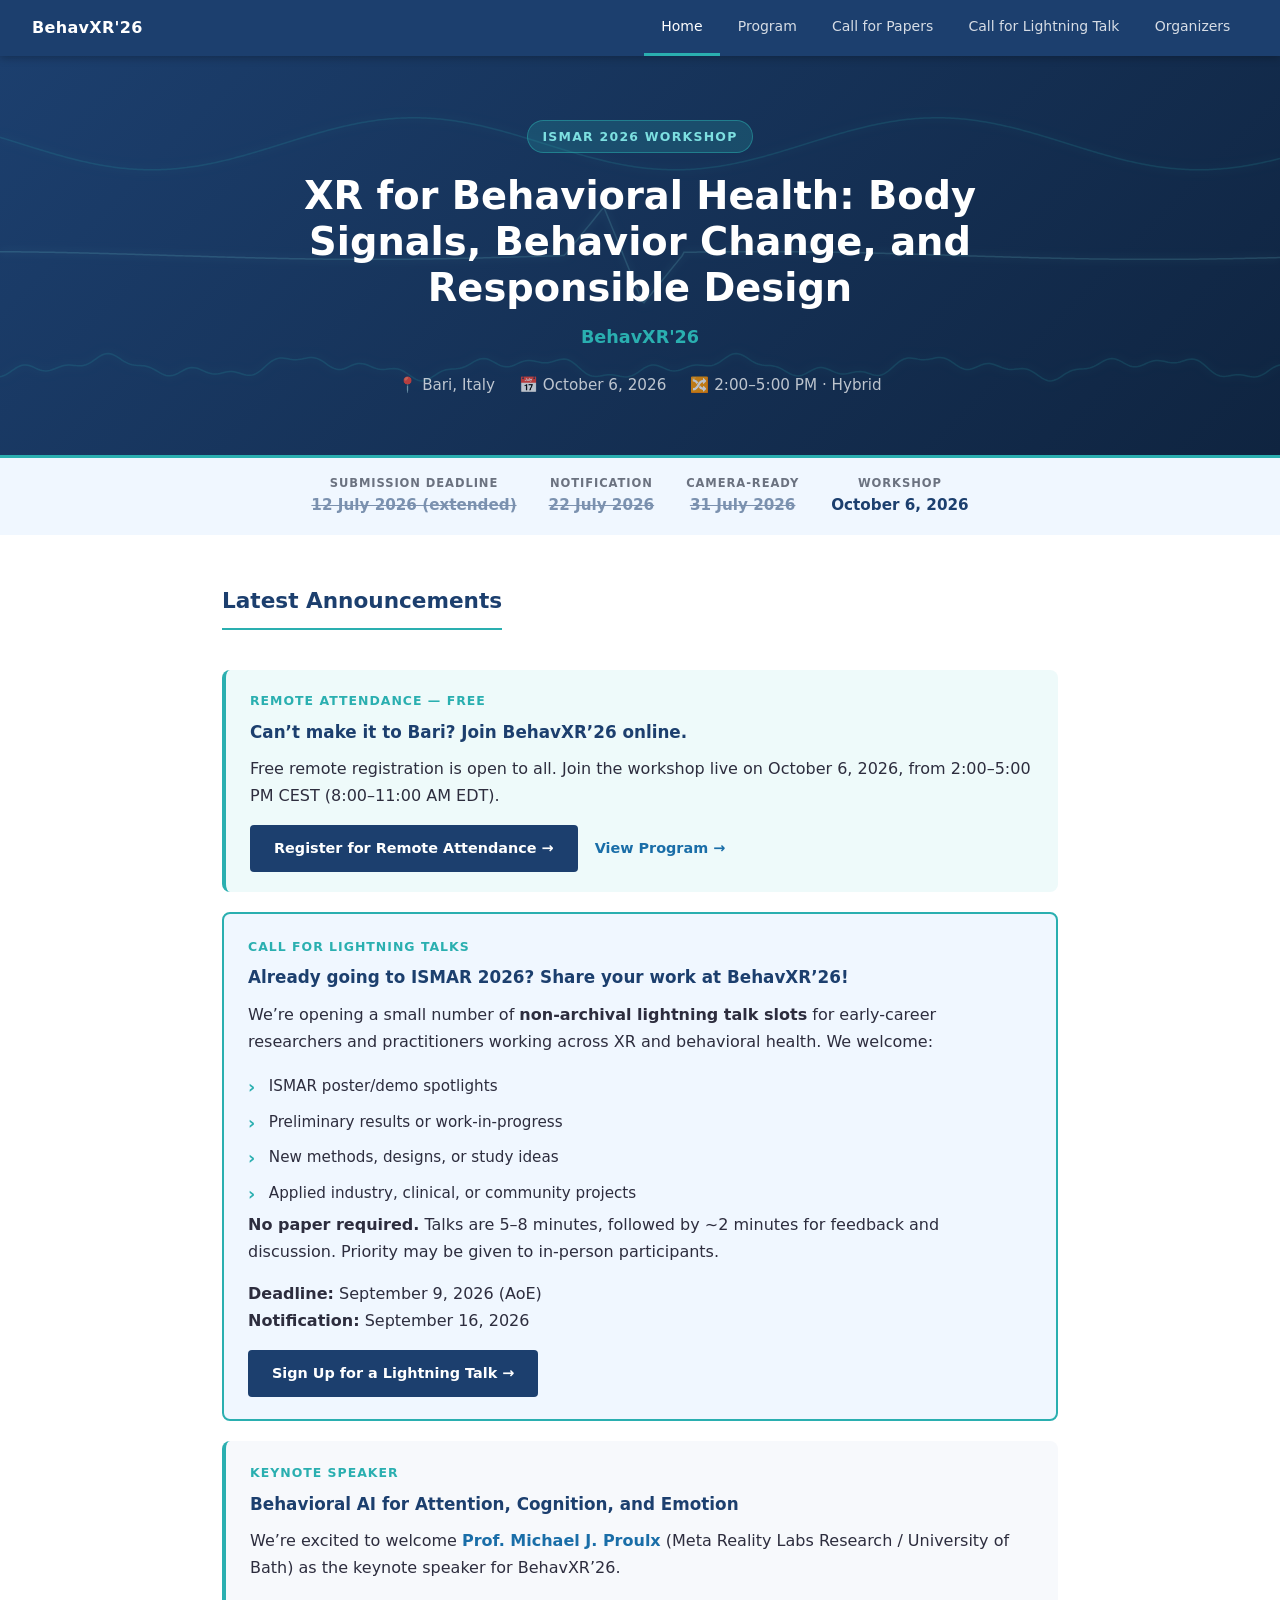
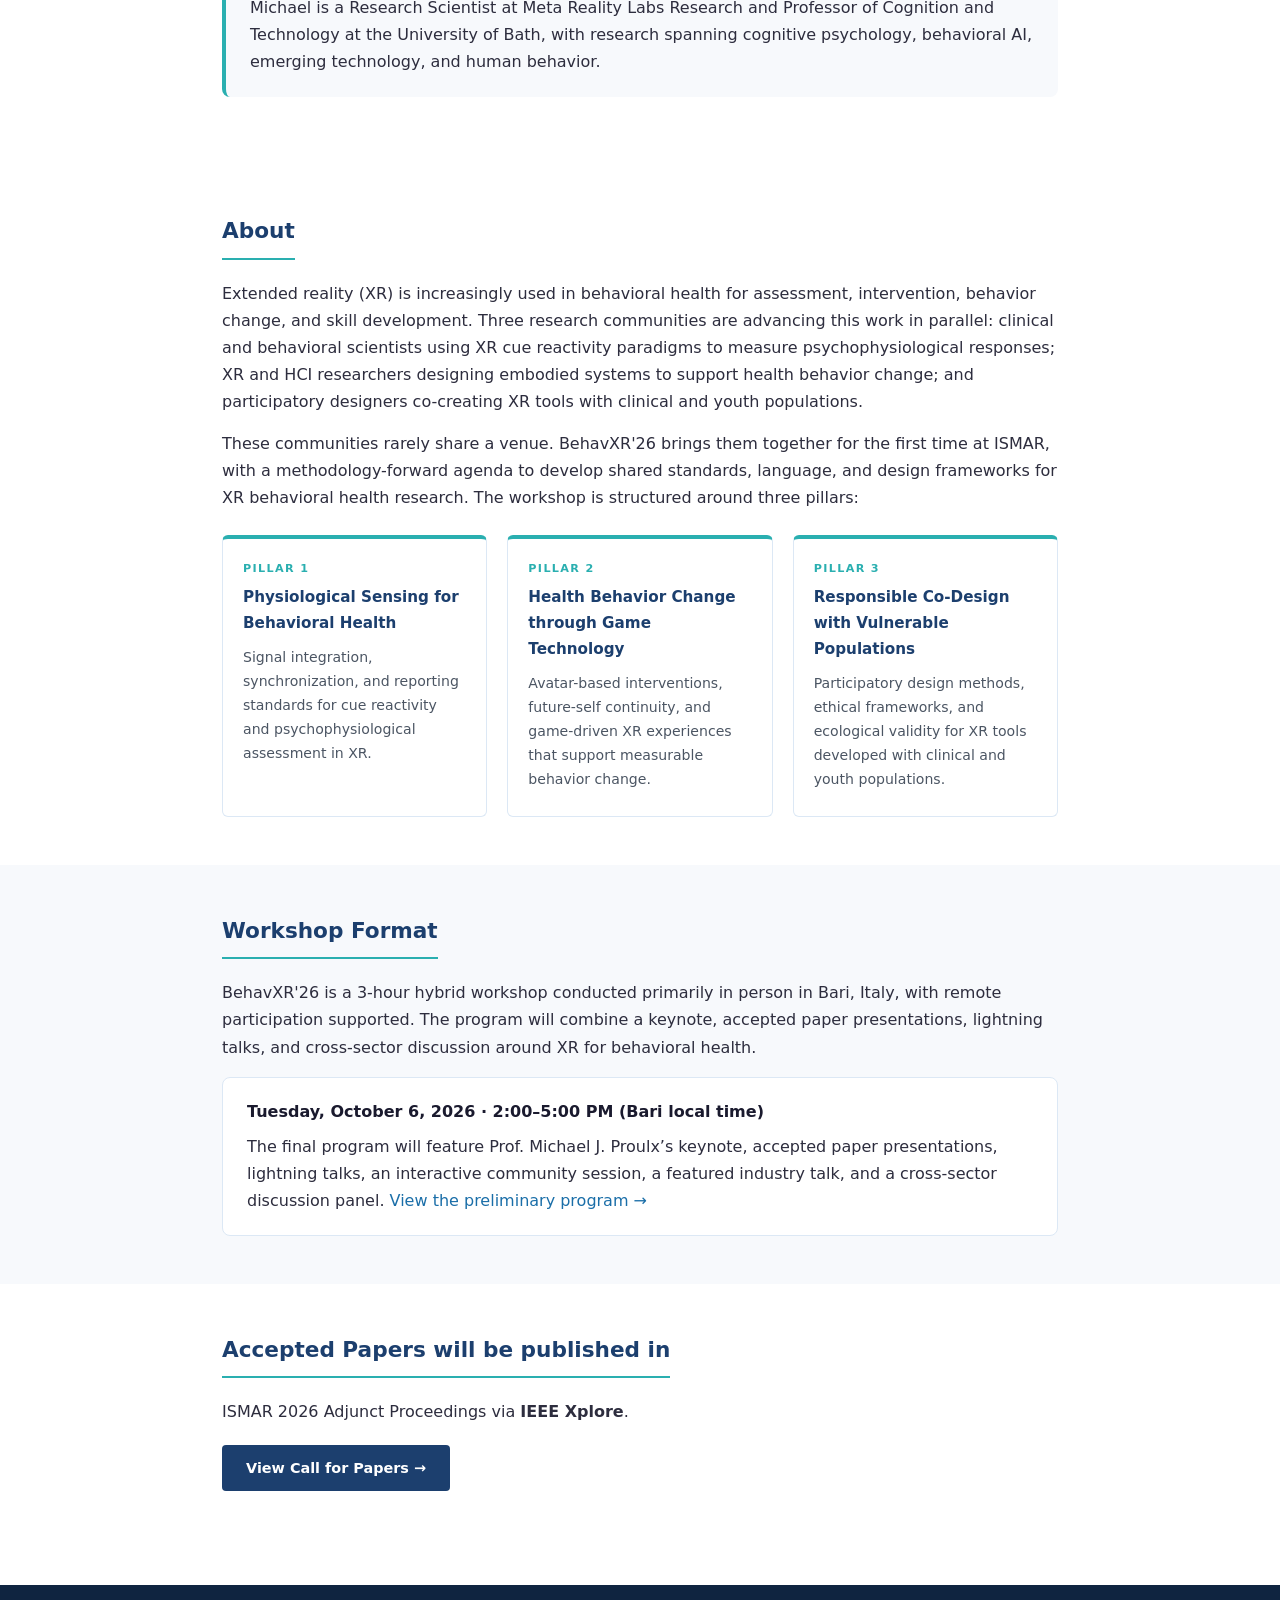
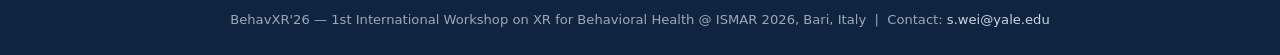
<file: index.html>
<!DOCTYPE html>
<html lang="en">
<head>
<meta charset="UTF-8">
<meta name="viewport" content="width=device-width, initial-scale=1.0">
<meta name="description" content="BehavXR'26: 1st International Workshop on XR for Behavioral Health at ISMAR 2026, Bari, Italy, October 6, 2026.">
<title>BehavXR'26 — XR for Behavioral Health @ ISMAR 2026</title>
<link rel="stylesheet" href="style.css">
</head>
<body>

<nav>
  <span class="nav-brand">BehavXR'26</span>
  <div class="nav-links">
    <a href="index.html" class="active">Home</a>
    <a href="agenda.html">Program</a>
    <a href="cfp.html">Call for Papers</a>
    <a href="lightning.html">Call for Lightning Talk</a>
    <a href="organizers.html">Organizers</a>
  </div>
</nav>

<div class="hero" style="position:relative; overflow:hidden;">
  <canvas id="sigCanvas" aria-hidden="true" style="
    position:absolute; top:0; left:0; width:100%; height:100%;
    pointer-events:none; opacity:0.18;
  "></canvas>

  <div style="position:relative; z-index:1;">
    <div class="tag">ISMAR 2026 Workshop</div>
    <h1>XR for Behavioral Health: Body Signals, Behavior Change, and Responsible Design</h1>
    <p class="acronym">BehavXR'26</p>
    <div class="meta">
      <span>Bari, Italy</span>
      <span>October 6, 2026</span>
      <span>2:00–5:00 PM · Hybrid</span>
    </div>
  </div>
</div>

<script>
(function () {
  const canvas = document.getElementById('sigCanvas');
  const ctx = canvas.getContext('2d');

  const channels = [
    { y: 0.22, amp: 26, freq: 0.012, speed: 0.18, color: '#2aafb0', type: 'sine'  },
    { y: 0.50, amp: 22, freq: 0.008, speed: 0.11, color: '#7de0e1', type: 'pulse' },
    { y: 0.78, amp: 14, freq: 0.030, speed: 0.30, color: '#2aafb0', type: 'eeg'   },
  ];

  let t = 0, W, H, raf;

  function resize() {
    W = canvas.offsetWidth; H = canvas.offsetHeight;
    canvas.width = W * devicePixelRatio; canvas.height = H * devicePixelRatio;
    ctx.scale(devicePixelRatio, devicePixelRatio);
  }

  function eegNoise(x, t) {
    return Math.sin(x * 0.03 + t) * 0.5
         + Math.sin(x * 0.07 - t * 1.3) * 0.3
         + Math.sin(x * 0.15 + t * 0.9) * 0.2;
  }

  function pulseShape(phase) {
    const p = ((phase % (Math.PI * 2)) + Math.PI * 2) % (Math.PI * 2);
    const norm = p / (Math.PI * 2);
    if (norm < 0.05) return norm / 0.05;
    if (norm < 0.10) return 1 - (norm - 0.05) / 0.05 * 2;
    if (norm < 0.15) return -1 + (norm - 0.10) / 0.05;
    return Math.sin(norm * Math.PI * 2) * 0.08;
  }

  function drawChannel(ch) {
    ctx.beginPath();
    ctx.strokeStyle = ch.color;
    ctx.lineWidth = 1.5;
    ctx.shadowColor = ch.color;
    ctx.shadowBlur = 8;
    const cy = H * ch.y;
    for (let x = 0; x <= W; x += 2) {
      const phase = x * ch.freq + t * ch.speed;
      let y;
      if (ch.type === 'sine')  y = cy - Math.sin(phase) * ch.amp;
      if (ch.type === 'pulse') y = cy - pulseShape(phase) * ch.amp * 2.2;
      if (ch.type === 'eeg')   y = cy - eegNoise(x, t * ch.speed) * ch.amp;
      x === 0 ? ctx.moveTo(x, y) : ctx.lineTo(x, y);
    }
    ctx.stroke();
    ctx.shadowBlur = 0;
  }

  function loop() {
    ctx.clearRect(0, 0, W, H);
    channels.forEach(drawChannel);
    t += 0.22;
    raf = requestAnimationFrame(loop);
  }

  resize();
  window.addEventListener('resize', () => { cancelAnimationFrame(raf); resize(); loop(); });

  if (window.matchMedia('(prefers-reduced-motion: reduce)').matches) {
    channels.forEach(drawChannel);
  } else {
    loop();
  }
})();
</script>

<div class="dates-banner">
  <div class="date-item">
    <div class="date-label">Submission Deadline</div>
    <div class="date-val" style="text-decoration:line-through; opacity:.55;">12 July 2026 (extended)</div>
  </div>
  <div class="date-item">
    <div class="date-label">Notification</div>
    <div class="date-val" style="text-decoration:line-through; opacity:.55;">22 July 2026</div>
  </div>
  <div class="date-item">
    <div class="date-label">Camera-Ready</div>
    <div class="date-val" style="text-decoration:line-through; opacity:.55;">31 July 2026</div>
  </div>
  <div class="date-item">
    <div class="date-label">Workshop</div>
    <div class="date-val">October 6, 2026</div>
  </div>
</div>

<!-- Latest Announcements -->
<div style="background:#fff;">
  <div class="container">
    <section>
      <h2>Latest Announcements</h2>

      <!-- Remote Attendance -->
      <div style="
        background:#eefafa;
        border-left:4px solid #2aafb0;
        border-radius:8px;
        padding:1.25rem 1.5rem;
        margin:1.25rem 0;
      ">
        <div style="
          font-size:.78rem;
          font-weight:700;
          text-transform:uppercase;
          letter-spacing:.08em;
          color:#2aafb0;
          margin-bottom:.4rem;
        ">
          Remote Attendance — Free
        </div>

        <h3 style="margin:.15rem 0 .55rem 0;">
          Can’t make it to Bari? Join BehavXR’26 online.
        </h3>

        <p style="margin:.35rem 0 1rem 0;">
          Free remote registration is open to all. Join the workshop live on October 6, 2026,
          from 2:00–5:00 PM CEST (8:00–11:00 AM EDT).
        </p>

        <a href="https://yale.zoom.us/webinar/register/WN_q4T2xck2SHWhhSfeyn9H1Q#/registration"
           target="_blank" rel="noopener noreferrer"
           style="display:inline-block; background:#1c3f6e; color:#fff; padding:.7rem 1.5rem; border-radius:4px; font-weight:700; font-size:.9rem; text-decoration:none;">
          Register for Remote Attendance &rarr;
        </a>

        <a href="agenda.html"
           style="display:inline-block; margin-left:.75rem; font-weight:600; font-size:.9rem;">
          View Program &rarr;
        </a>
      </div>

      <!-- Lightning Talks -->
      <div style="
        background:#f0f7ff;
        border:2px solid #2aafb0;
        border-radius:8px;
        padding:1.35rem 1.5rem;
        margin:1.25rem 0;
      ">
        <div style="
          font-size:.78rem;
          font-weight:700;
          text-transform:uppercase;
          letter-spacing:.08em;
          color:#2aafb0;
          margin-bottom:.4rem;
        ">
          Call for Lightning Talks
        </div>

        <h3 style="margin:.15rem 0 .55rem 0;">
          Already going to ISMAR 2026? Share your work at BehavXR’26!
        </h3>

        <p>
          We’re opening a small number of <strong>non-archival lightning talk slots</strong>
          for early-career researchers and practitioners working across XR and behavioral health.
          We welcome:
        </p>

        <ul>
          <li>ISMAR poster/demo spotlights</li>
          <li>Preliminary results or work-in-progress</li>
          <li>New methods, designs, or study ideas</li>
          <li>Applied industry, clinical, or community projects</li>
        </ul>

        <p>
          <strong>No paper required.</strong> Talks are 5–8 minutes, followed by ~2 minutes
          for feedback and discussion. Priority may be given to in-person participants.
        </p>

        <p style="margin-bottom:1rem;">
          <strong>Deadline:</strong> September 9, 2026 (AoE)<br>
          <strong>Notification:</strong> September 16, 2026
        </p>

        <a href="https://forms.gle/9YpKihz78PrEKKDbA"
           target="_blank"
           rel="noopener"
           style="
             display:inline-block;
             background:#1c3f6e;
             color:#fff;
             padding:.7rem 1.5rem;
             border-radius:4px;
             font-weight:700;
             font-size:.9rem;
             text-decoration:none;
           ">
          Sign Up for a Lightning Talk &rarr;
        </a>
      </div>



      <!-- Keynote -->
      <div style="
        background:#f7f9fc;
        border-left:4px solid #2aafb0;
        border-radius:8px;
        padding:1.35rem 1.5rem;
        margin:1rem 0 1.25rem 0;
      ">
        <div style="
          font-size:.78rem;
          font-weight:700;
          text-transform:uppercase;
          letter-spacing:.08em;
          color:#2aafb0;
          margin-bottom:.4rem;
        ">
          Keynote Speaker
        </div>

        <h3 style="margin:.15rem 0 .55rem 0;">
          Behavioral AI for Attention, Cognition, and Emotion
        </h3>

        <p style="margin-bottom:.75rem;">
          We’re excited to welcome
          <a href="https://www.linkedin.com/in/mjp2/" target="_blank" rel="noopener">
            <strong>Prof. Michael J. Proulx</strong>
          </a>
          (Meta Reality Labs Research / University of Bath) as the keynote speaker for BehavXR’26.
        </p>

        <p style="margin:0;">
          Michael is a Research Scientist at Meta Reality Labs Research and Professor of Cognition
          and Technology at the University of Bath, with research spanning cognitive psychology,
          behavioral AI, emerging technology, and human behavior.
        </p>
      </div>

    </section>
  </div>
</div>

<div style="background:#fff;">
<div class="container">
<section>
  <h2>About</h2>
  <p>
    Extended reality (XR) is increasingly used in behavioral health for assessment, intervention,
    behavior change, and skill development. Three research communities are advancing this work in
    parallel: clinical and behavioral scientists using XR cue reactivity paradigms to measure
    psychophysiological responses; XR and HCI researchers designing embodied systems to support
    health behavior change; and participatory designers co-creating XR tools with clinical and youth
    populations.
  </p>
  <p>
    These communities rarely share a venue. BehavXR'26 brings them together for the first time at
    ISMAR, with a methodology-forward agenda to develop shared standards, language, and design
    frameworks for XR behavioral health research. The workshop is structured around three pillars:
  </p>

  <div class="pillars">
    <div class="pillar">
      <div class="p-num">Pillar 1</div>
      <h3>Physiological Sensing for Behavioral Health</h3>
      <p>Signal integration, synchronization, and reporting standards for cue reactivity and psychophysiological assessment in XR.</p>
    </div>
    <div class="pillar">
      <div class="p-num">Pillar 2</div>
      <h3>Health Behavior Change through Game Technology</h3>
      <p>Avatar-based interventions, future-self continuity, and game-driven XR experiences that support measurable behavior change.</p>
    </div>
    <div class="pillar">
      <div class="p-num">Pillar 3</div>
      <h3>Responsible Co-Design with Vulnerable Populations</h3>
      <p>Participatory design methods, ethical frameworks, and ecological validity for XR tools developed with clinical and youth populations.</p>
    </div>
  </div>
</section>
</div>
</div>

<div style="background:#f7f9fc;">
<div class="container">
<section>
  <h2>Workshop Format</h2>
  <p>
    BehavXR'26 is a 3-hour hybrid workshop conducted primarily in person in Bari, Italy,
    with remote participation supported. The program will combine a keynote, accepted paper
    presentations, lightning talks, and cross-sector discussion around XR for behavioral health.
  </p>

  <div style="
    background:#fff;
    border:1px solid #dce8f5;
    border-radius:8px;
    padding:1.25rem 1.5rem;
    margin-top:1rem;
  ">
    <strong>Tuesday, October 6, 2026 · 2:00–5:00 PM (Bari local time)</strong>
    <p style="margin:.5rem 0 0 0;">
      The final program will feature Prof. Michael J. Proulx’s keynote, accepted paper presentations,
      lightning talks, an interactive community session, a featured industry talk, and a cross-sector discussion panel. <a href="agenda.html">View the preliminary program &rarr;</a>
    </p>
  </div>
</section>
</div>
</div>

<div style="background:#fff;">
<div class="container">
<section>
  <h2>Accepted Papers will be published in</h2>
  <p>ISMAR 2026 Adjunct Proceedings via <strong>IEEE Xplore</strong>.</p>
  <p style="margin-top:1.25rem;">
    <a href="cfp.html" style="
      display:inline-block; background:#1c3f6e; color:#fff;
      padding:.65rem 1.5rem; border-radius:4px; font-weight:600; font-size:.9rem;
    ">View Call for Papers &rarr;</a>
  </p>
</section>
</div>
</div>

<footer>
  BehavXR'26 &mdash; 1st International Workshop on XR for Behavioral Health @ ISMAR 2026, Bari, Italy &nbsp;|&nbsp;
  Contact: <a href="mailto:s.wei@yale.edu">s.wei@yale.edu</a>
</footer>

</body>
</html>
</file>
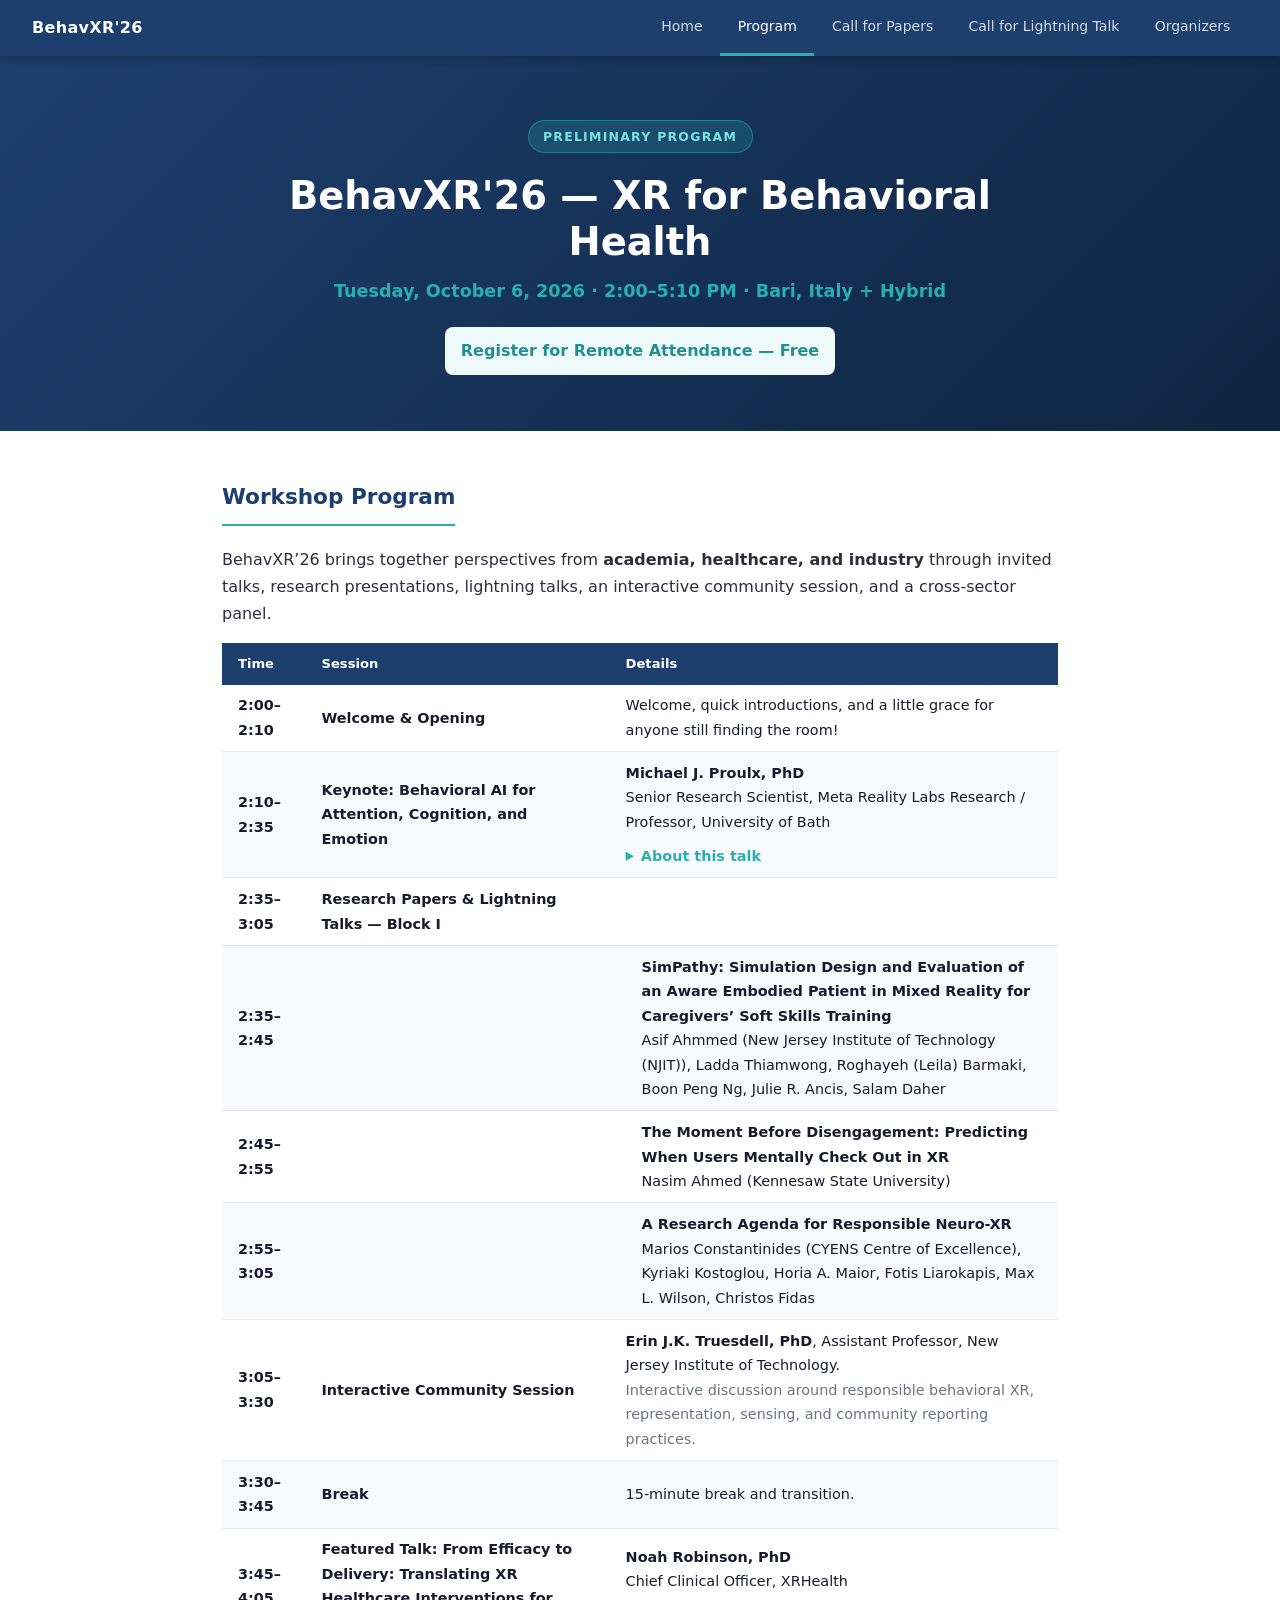
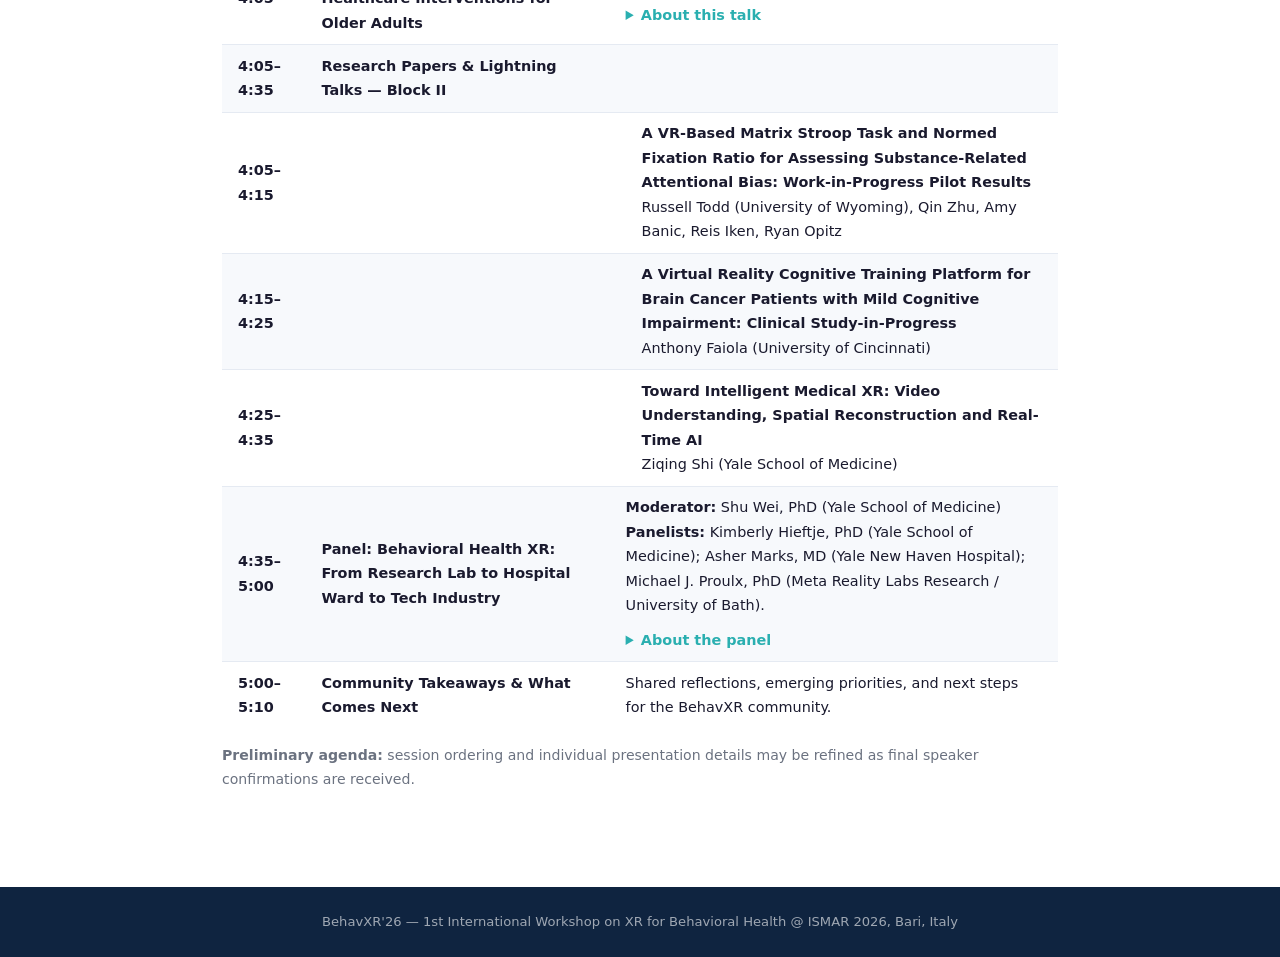
<file: agenda.html>
<!DOCTYPE html>
<html lang="en">
<head>
<meta charset="UTF-8">
<meta name="viewport" content="width=device-width, initial-scale=1.0">
<meta name="description" content="BehavXR'26 preliminary program — XR for Behavioral Health at IEEE ISMAR 2026.">
<title>Program — BehavXR'26 @ ISMAR 2026</title>
<link rel="stylesheet" href="style.css">
</head>
<body>
<nav>
    <span class="nav-brand">BehavXR'26</span>
    <div class="nav-links">
        <a href="index.html">Home</a>
        <a href="agenda.html" class="active">Program</a>
        <a href="cfp.html">Call for Papers</a>
        <a href="lightning.html">Call for Lightning Talk</a>
        <a href="organizers.html">Organizers</a>
    </div>
</nav>

<div class="hero">
  <div class="tag">Preliminary Program</div>
  <h1>BehavXR'26 — XR for Behavioral Health</h1>
  <p class="acronym">Tuesday, October 6, 2026 · 2:00–5:10 PM · Bari, Italy + Hybrid</p>

    <div style="margin-top:1.25rem;">
        <a href="https://yale.zoom.us/webinar/register/WN_q4T2xck2SHWhhSfeyn9H1Q#/registration"
           target="_blank"
           style="display:inline-block; padding:.65rem 1rem; border-radius:8px; background:#eefafa; color:#238f91; font-weight:600; text-decoration:none;">
            Register for Remote Attendance — Free
        </a>
    </div>
    
</div>
<div style="background:#fff;"><div class="container"><section>
<h2>Workshop Program</h2>
<p>BehavXR’26 brings together perspectives from <strong>academia, healthcare, and industry</strong> through invited talks, research presentations, lightning talks, an interactive community session, and a cross-sector panel.</p>
<table class="pc-table">
<thead><tr><th>Time</th><th>Session</th><th>Details</th></tr></thead>
<tbody>
<tr><td><strong>2:00–2:10</strong></td><td><strong>Welcome &amp; Opening </strong></td><td>Welcome, quick introductions, and a little grace for anyone still finding the room!</td></tr>
<tr><td><strong>2:10–2:35</strong></td><td><strong>Keynote: Behavioral AI for Attention, Cognition, and Emotion</strong></td><td>
<strong>Michael J. Proulx, PhD</strong><br>Senior Research Scientist, Meta Reality Labs Research / Professor, University of Bath
<details style="margin-top:.6rem;">
<summary style="cursor:pointer; font-weight:600; color:#2aafb0;">About this talk</summary>
<p style="margin:.75rem 0 0 0; color:#4b5563;">Behavioral AI draws on attention, cognition, and emotion research to build technology that works with, rather than against, how people naturally perceive and act. Wearable research platforms like Project Aria, paired with multimodal sensing and machine learning, open new ways to study behavior egocentrically. I'll walk through recent case studies from our team: gaze dynamics and reading recognition in real-world settings, turn-taking prediction in conversation, and the hard problem of assessing cognition and emotion in the wild, along with what these mean for contextual AI and personalized computing.</p>
</details>
</td></tr>
<tr><td><strong>2:35–3:05</strong></td><td><strong>Research Papers &amp; Lightning Talks — Block I</strong></td><td></td></tr>
<tr><td><strong>2:35–2:45</strong></td><td></td><td style="padding-left:2rem;"><strong>SimPathy: Simulation Design and Evaluation of an Aware Embodied Patient in Mixed Reality for Caregivers’ Soft Skills Training</strong><br>Asif Ahmmed (New Jersey Institute of Technology (NJIT)), Ladda Thiamwong, Roghayeh (Leila) Barmaki, Boon Peng Ng, Julie R. Ancis, Salam Daher</td></tr>
<tr><td><strong>2:45–2:55</strong></td><td></td><td style="padding-left:2rem;"><strong>The Moment Before Disengagement: Predicting When Users Mentally Check Out in XR</strong><br>Nasim Ahmed (Kennesaw State University)</td></tr>
<tr><td><strong>2:55–3:05</strong></td><td></td><td style="padding-left:2rem;"><strong>A Research Agenda for Responsible Neuro-XR</strong><br>Marios Constantinides (CYENS Centre of Excellence), Kyriaki Kostoglou, Horia A. Maior, Fotis Liarokapis, Max L. Wilson, Christos Fidas</td></tr>
<tr><td><strong>3:05–3:30</strong></td><td><strong>Interactive Community Session</strong></td><td><strong>Erin J.K. Truesdell, PhD</strong>, Assistant Professor, New Jersey Institute of Technology.<br><span style="color:#6b7280;">Interactive discussion around responsible behavioral XR, representation, sensing, and community reporting practices.</span></td></tr>
<tr><td><strong>3:30–3:45</strong></td><td><strong>Break</strong></td><td>15-minute break and transition.</td></tr>
<tr><td><strong>3:45–4:05</strong></td><td><strong>Featured Talk: From Efficacy to Delivery: Translating XR Healthcare Interventions for Older Adults</strong></td><td>
<strong>Noah Robinson, PhD</strong><br>Chief Clinical Officer, XRHealth
<details style="margin-top:.6rem;">
<summary style="cursor:pointer; font-weight:600; color:#2aafb0;">About this talk</summary>
<p style="margin:.75rem 0 0 0; color:#4b5563;">This talk examines the translation of extended reality health interventions from experimental paradigms into scalable clinical services, using XRHealth's older adult population as the primary case. Two themes are developed: (1) the conditions under which laboratory-validated interventions can be delivered at scale within existing reimbursement and care-delivery structures, and (2) how XR treatments can be adapted for patients over the age of 65. Principles of scaling and adapting XR technology from the lab into the healthcare system will be identified and explored.</p>
</details>
</td></tr>
<tr><td><strong>4:05–4:35</strong></td><td><strong>Research Papers &amp; Lightning Talks — Block II</strong></td><td></td></tr>
<tr><td><strong>4:05–4:15</strong></td><td></td><td style="padding-left:2rem;"><strong>A VR-Based Matrix Stroop Task and Normed Fixation Ratio for Assessing Substance-Related Attentional Bias: Work-in-Progress Pilot Results</strong><br>Russell Todd (University of Wyoming), Qin Zhu, Amy Banic, Reis Iken, Ryan Opitz</td></tr>
<tr><td><strong>4:15–4:25</strong></td><td></td><td style="padding-left:2rem;"><strong>A Virtual Reality Cognitive Training Platform for Brain Cancer Patients with Mild Cognitive Impairment: Clinical Study-in-Progress</strong><br>Anthony Faiola (University of Cincinnati)</td></tr>
<tr><td><strong>4:25–4:35</strong></td><td></td><td style="padding-left:2rem;"><strong>Toward Intelligent Medical XR: Video Understanding, Spatial Reconstruction and Real-Time AI</strong><br>Ziqing Shi (Yale School of Medicine)</td></tr>
<tr><td><strong>4:35–5:00</strong></td><td><strong>Panel: Behavioral Health XR: From Research Lab to Hospital Ward to Tech Industry </strong></td><td>
<strong>Moderator:</strong> Shu Wei, PhD (Yale School of Medicine)<br>
<strong>Panelists:</strong> Kimberly Hieftje, PhD (Yale School of Medicine); Asher Marks, MD (Yale New Haven Hospital); Michael J. Proulx, PhD (Meta Reality Labs Research / University of Bath).
<details style="margin-top:.6rem;">
<summary style="cursor:pointer; font-weight:600; color:#2aafb0;">About the panel</summary>
<p style="margin:.75rem 0 0 0; color:#4b5563;">Bringing together perspectives from academic behavioral health research, clinical medicine, and industry research, this panel explores what it takes to move behavioral health XR beyond promising prototypes toward responsible real-world use. The discussion will consider how we define success, where translation from research to practice breaks down, and what responsibilities emerge as XR becomes increasingly intelligent, adaptive, and sensor-rich.</p>
</details>
</td></tr>
<tr><td><strong>5:00–5:10</strong></td><td><strong>Community Takeaways &amp; What Comes Next</strong></td><td>Shared reflections, emerging priorities, and next steps for the BehavXR community.</td></tr>
</tbody></table>
<p style="margin-top:1rem; font-size:.88rem; color:#6b7280;"><strong>Preliminary agenda:</strong> session ordering and individual presentation details may be refined as final speaker confirmations are received.</p>
</section></div></div>
<footer>BehavXR'26 &mdash; 1st International Workshop on XR for Behavioral Health @ ISMAR 2026, Bari, Italy </footer>
</body></html>
</file>
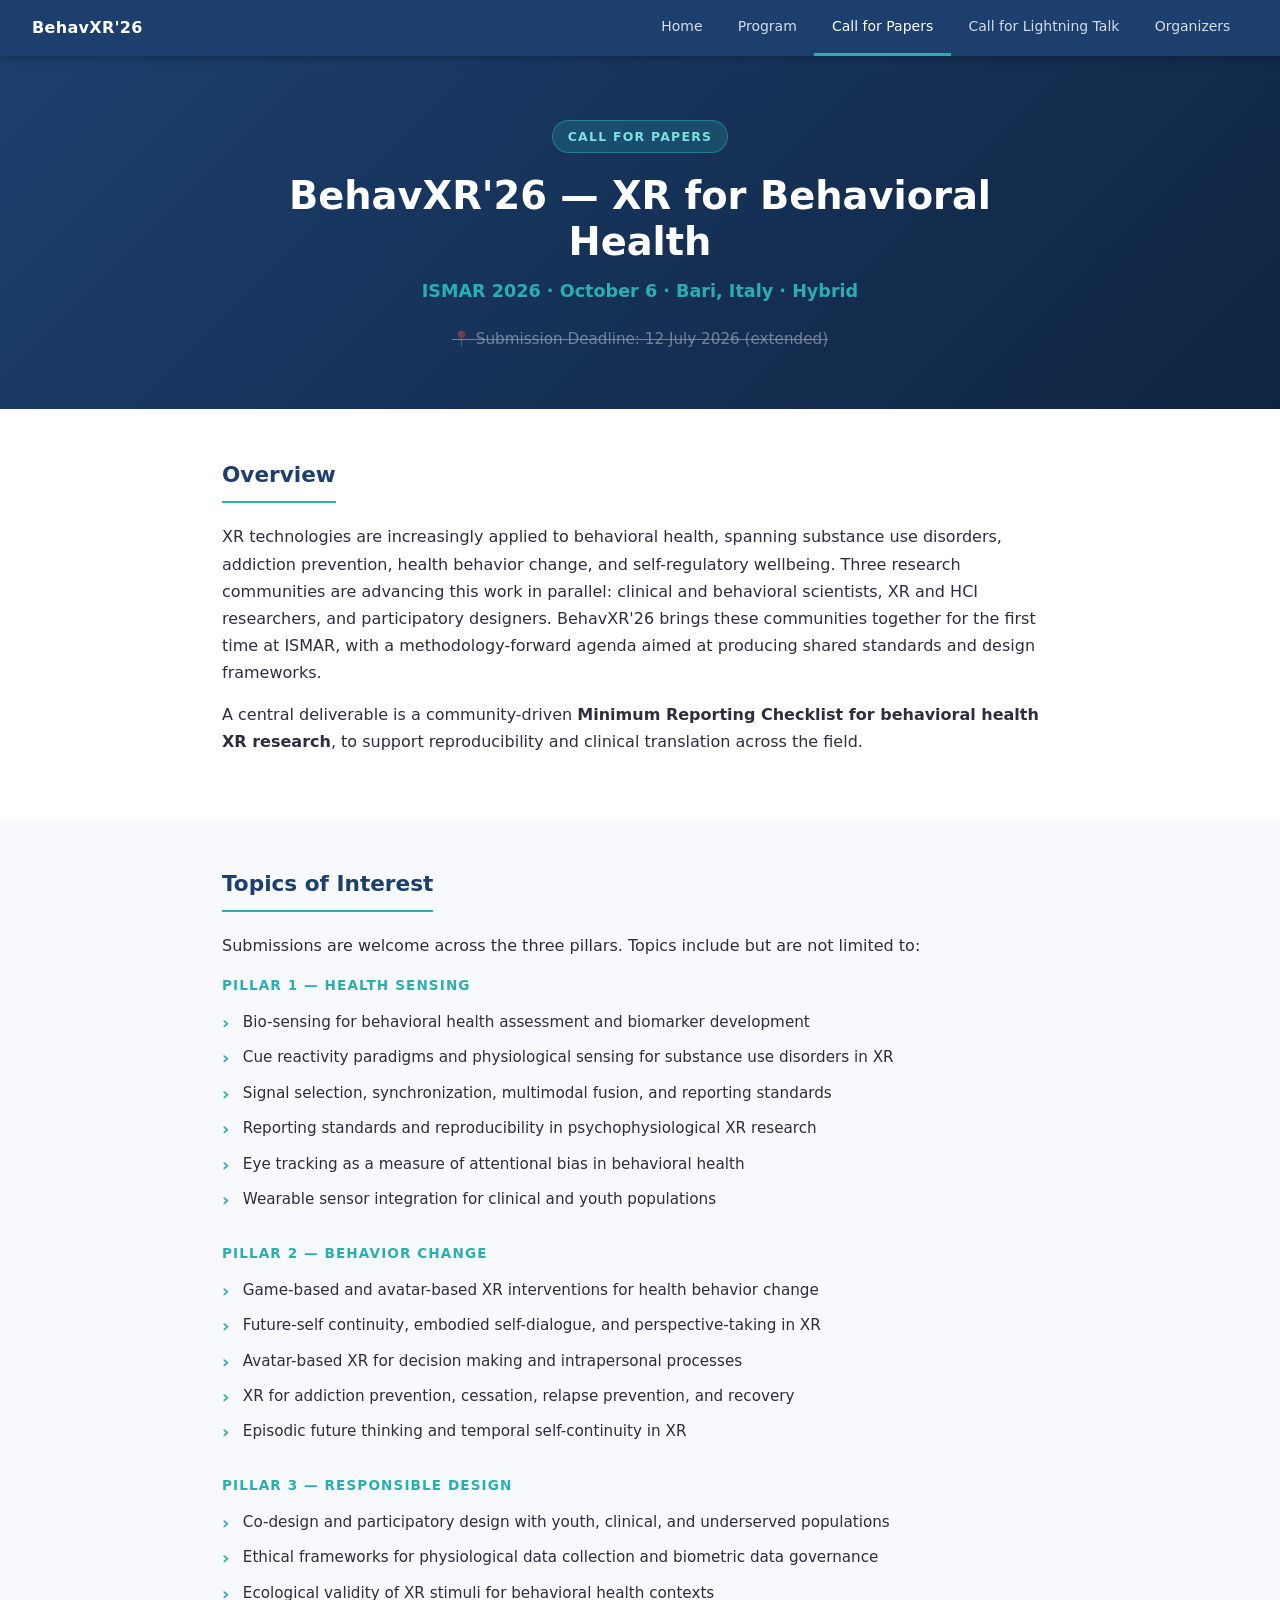
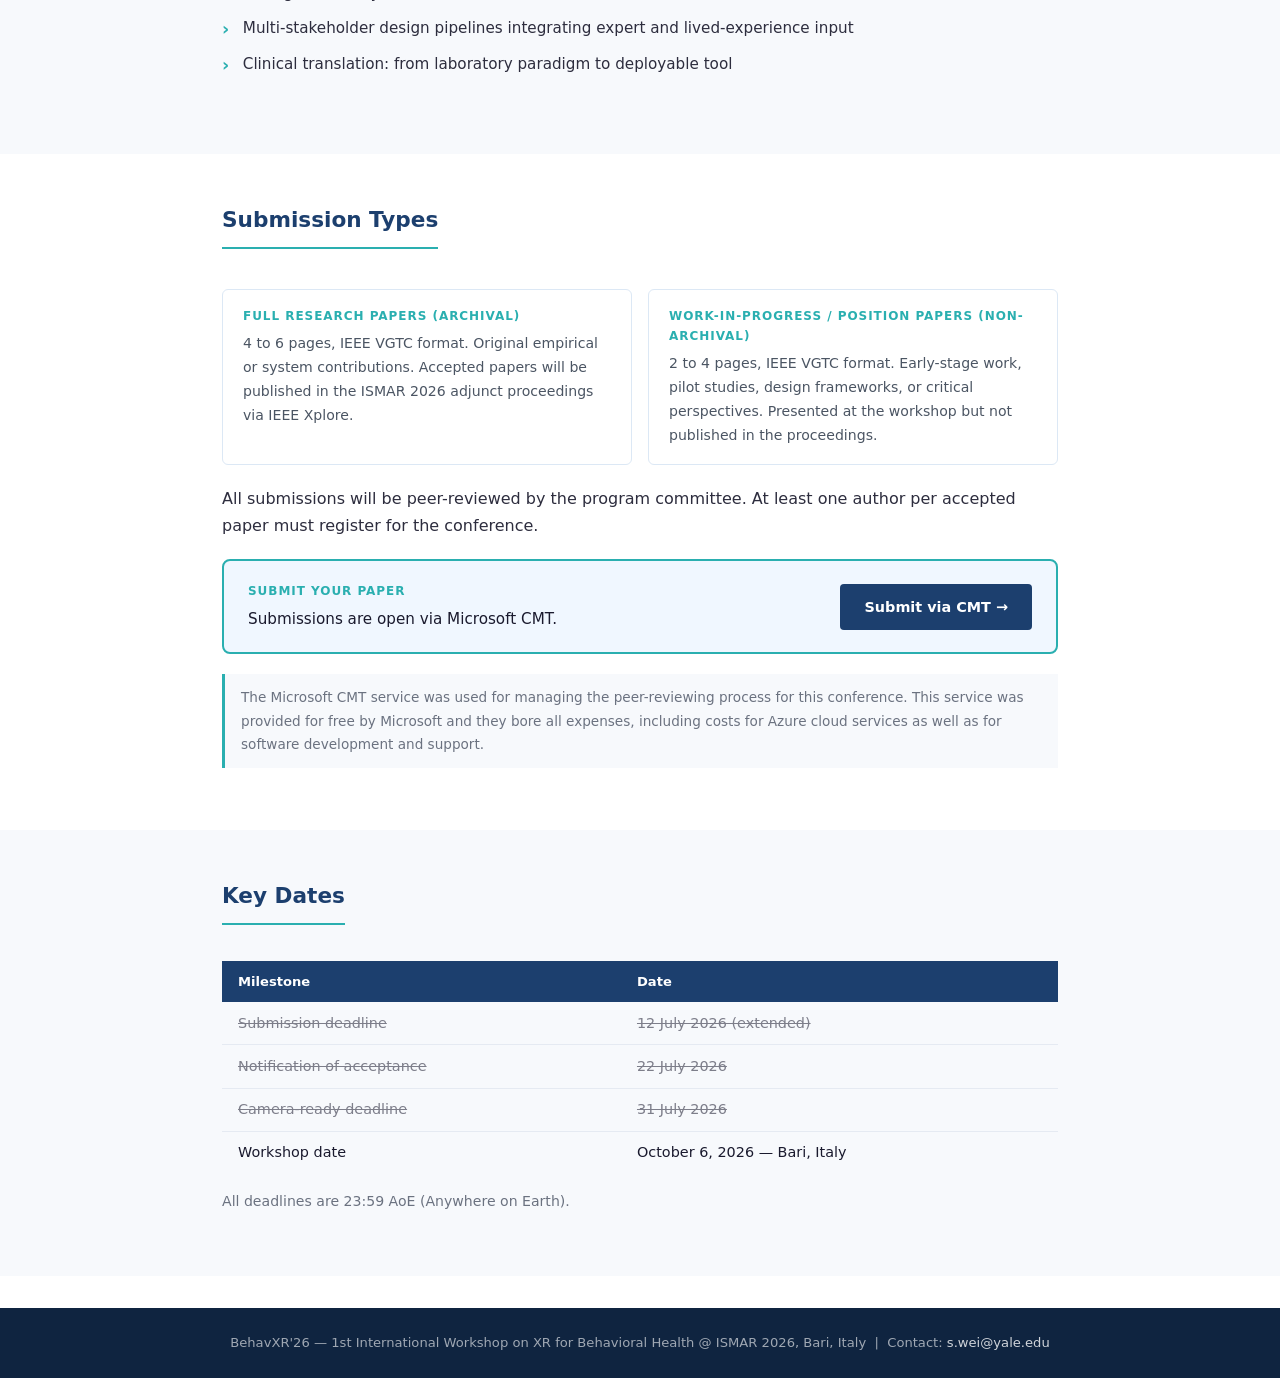
<file: cfp.html>
<!DOCTYPE html>
<html lang="en">
<head>
    <meta charset="UTF-8">
    <meta name="viewport" content="width=device-width, initial-scale=1.0">
    <meta name="description" content="BehavXR'26 Call for Papers — Submit to the 1st International Workshop on XR for Behavioral Health at ISMAR 2026.">
    <title>Call for Papers — BehavXR'26 @ ISMAR 2026</title>
    <link rel="stylesheet" href="style.css">
</head>
<body>

<nav>
    <span class="nav-brand">BehavXR'26</span>
    <div class="nav-links">
        <a href="index.html">Home</a>
        <a href="agenda.html">Program</a>
        <a href="cfp.html" class="active">Call for Papers</a>
        <a href="lightning.html">Call for Lightning Talk</a>
        <a href="organizers.html">Organizers</a>
    </div>
</nav>

<div class="hero">
    <div class="tag">Call for Papers</div>
    <h1>BehavXR'26 — XR for Behavioral Health</h1>
    <p class="acronym">ISMAR 2026 · October 6 · Bari, Italy · Hybrid</p>
    <div class="meta">
        <span style="text-decoration:line-through; opacity:.55;">Submission Deadline: 12 July 2026 (extended)</span>
    </div>
</div>

<div style="background:#fff;">
    <div class="container">
        <section>
            <h2>Overview</h2>
            <p>
                XR technologies are increasingly applied to behavioral health, spanning substance use disorders,
                addiction prevention, health behavior change, and self-regulatory wellbeing. Three research
                communities are advancing this work in parallel: clinical and behavioral scientists, XR and HCI
                researchers, and participatory designers. BehavXR'26 brings these communities together for the
                first time at ISMAR, with a methodology-forward agenda aimed at producing shared standards and
                design frameworks.
            </p>
            <p>
                A central deliverable is a community-driven <strong>Minimum Reporting Checklist for behavioral
                health XR research</strong>, to support reproducibility and clinical translation across the field.
            </p>
        </section>
    </div>
</div>

<div style="background:#f7f9fc;">
    <div class="container">
        <section>
            <h2>Topics of Interest</h2>
            <p>Submissions are welcome across the three pillars. Topics include but are not limited to:</p>

            <div class="topic-group">
                <h3>Pillar 1 — Health Sensing</h3>
                <ul>
                    <li>Bio-sensing for behavioral health assessment and biomarker development</li>
                    <li>Cue reactivity paradigms and physiological sensing for substance use disorders in XR</li>
                    <li>Signal selection, synchronization, multimodal fusion, and reporting standards</li>
                    <li>Reporting standards and reproducibility in psychophysiological XR research</li>
                    <li>Eye tracking as a measure of attentional bias in behavioral health</li>
                    <li>Wearable sensor integration for clinical and youth populations</li>
                </ul>
            </div>

            <div class="topic-group">
                <h3>Pillar 2 — Behavior Change</h3>
                <ul>
                    <li>Game-based and avatar-based XR interventions for health behavior change</li>
                    <li>Future-self continuity, embodied self-dialogue, and perspective-taking in XR</li>
                    <li>Avatar-based XR for decision making and intrapersonal processes</li>
                    <li>XR for addiction prevention, cessation, relapse prevention, and recovery</li>
                    <li>Episodic future thinking and temporal self-continuity in XR</li>
                </ul>
            </div>

            <div class="topic-group">
                <h3>Pillar 3 — Responsible Design</h3>
                <ul>
                    <li>Co-design and participatory design with youth, clinical, and underserved populations</li>
                    <li>Ethical frameworks for physiological data collection and biometric data governance</li>
                    <li>Ecological validity of XR stimuli for behavioral health contexts</li>
                    <li>Multi-stakeholder design pipelines integrating expert and lived-experience input</li>
                    <li>Clinical translation: from laboratory paradigm to deployable tool</li>
                </ul>
            </div>
        </section>
    </div>
</div>

<div style="background:#fff;">
    <div class="container">
        <section>
            <h2>Submission Types</h2>
            <div class="sub-types">
                <div class="sub-box">
                    <div class="sub-label">Full Research Papers (Archival)</div>
                    <p>4 to 6 pages, IEEE VGTC format. Original empirical or system contributions. Accepted papers will be published in the ISMAR 2026 adjunct proceedings via IEEE Xplore.</p>
                </div>
                <div class="sub-box">
                    <div class="sub-label">Work-in-Progress / Position Papers (Non-Archival)</div>
                    <p>2 to 4 pages, IEEE VGTC format. Early-stage work, pilot studies, design frameworks, or critical perspectives. Presented at the workshop but not published in the proceedings.</p>
                </div>
            </div>
            <p>
                All submissions will be peer-reviewed by the program committee.
                At least one author per accepted paper must register for the conference.
            </p>

            <div style="background:#f0f7ff; border:2px solid #2aafb0; border-radius:8px; padding:1.25rem 1.5rem; margin:1.25rem 0; display:flex; align-items:center; justify-content:space-between; flex-wrap:wrap; gap:1rem;">
                <div>
                    <div style="font-size:.75rem; font-weight:700; text-transform:uppercase; letter-spacing:.08em; color:#2aafb0; margin-bottom:.3rem;">Submit Your Paper</div>
                    <div style="font-size:.95rem; color:#1a1a2e;">Submissions are open via Microsoft CMT.</div>
                </div>
                <a href="https://cmt3.research.microsoft.com/BehavXR2026" target="_blank" style="
      display:inline-block; background:#1c3f6e; color:#fff;
      padding:.65rem 1.5rem; border-radius:4px; font-weight:700;
      font-size:.9rem; white-space:nowrap; text-decoration:none;
    ">Submit via CMT &rarr;</a>
            </div>
            
            <p style="font-size:.85rem; color:#6b7280; background:#f7f9fc; border-left:3px solid #2aafb0; padding:.75rem 1rem; margin-top:1rem;">
                The Microsoft CMT service was used for managing the peer-reviewing process for this conference. This service was provided for free by Microsoft and they bore all expenses, including costs for Azure cloud services as well as for software development and support.
            </p>
        </section>
    </div>
</div>

<div style="background:#f7f9fc;">
    <div class="container">
        <section>
            <h2>Key Dates</h2>
            <table class="pc-table">
                <thead>
                <tr><th>Milestone</th><th>Date</th></tr>
                </thead>
                <tbody>
                <tr style="opacity:.55;"><td><span style="text-decoration:line-through;">Submission deadline</span></td><td><span style="text-decoration:line-through;">12 July 2026 (extended)</span></td></tr>
                <tr style="opacity:.55;"><td><span style="text-decoration:line-through;">Notification of acceptance</span></td><td><span style="text-decoration:line-through;">22 July 2026</span></td></tr>
                <tr style="opacity:.55;"><td><span style="text-decoration:line-through;">Camera-ready deadline</span></td><td><span style="text-decoration:line-through;">31 July 2026</span></td></tr>
                <tr><td>Workshop date</td><td>October 6, 2026 — Bari, Italy</td></tr>
                </tbody>
            </table>
            <p style="margin-top:1rem; font-size:.88rem; color:#6b7280;">All deadlines are 23:59 AoE (Anywhere on Earth).</p>
        </section>
    </div>
</div>

<footer>
    BehavXR'26 &mdash; 1st International Workshop on XR for Behavioral Health @ ISMAR 2026, Bari, Italy &nbsp;|&nbsp;
    Contact: <a href="mailto:s.wei@yale.edu">s.wei@yale.edu</a>
</footer>

</body>
</html>
</file>
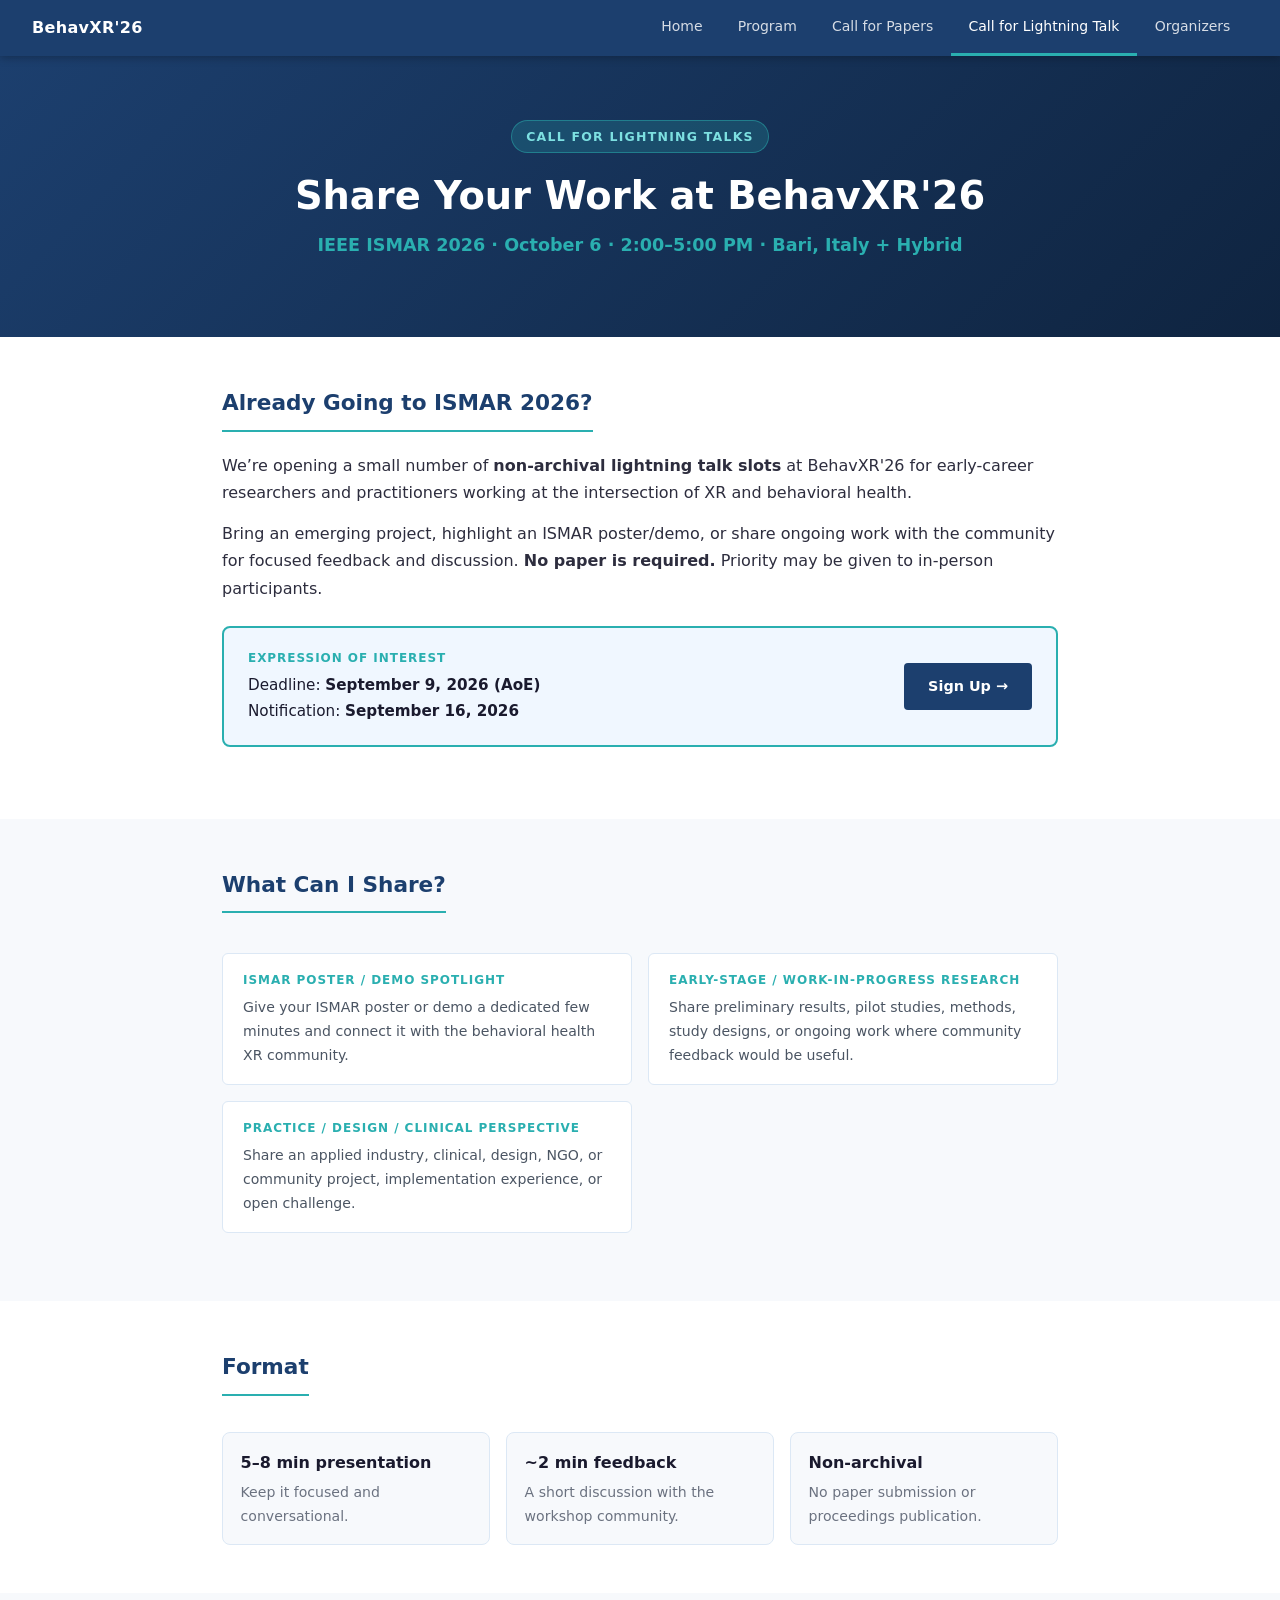
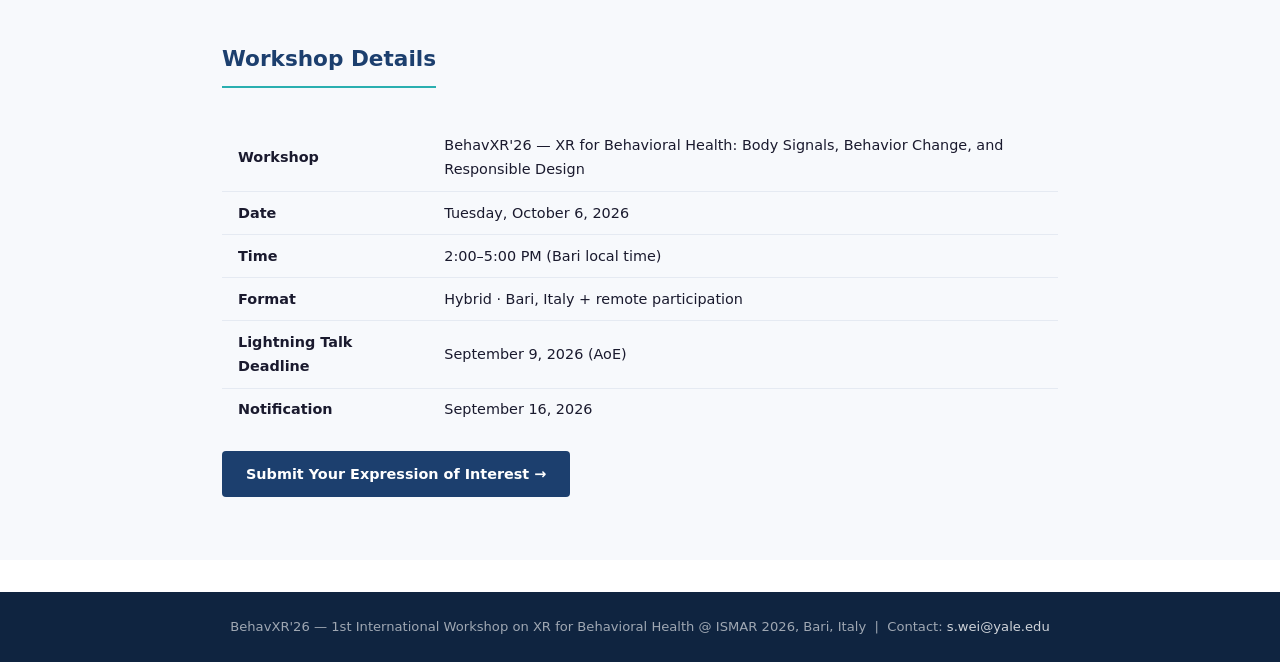
<file: lightning.html>
<!DOCTYPE html>
<html lang="en">
<head>
    <meta charset="UTF-8">
    <meta name="viewport" content="width=device-width, initial-scale=1.0">
    <meta name="description" content="BehavXR'26 Lightning Talks — Share emerging XR and behavioral health work at IEEE ISMAR 2026.">
    <title>Lightning Talks — BehavXR'26 @ ISMAR 2026</title>
    <link rel="stylesheet" href="style.css">
</head>
<body>

<nav>
    <span class="nav-brand">BehavXR'26</span>
    <div class="nav-links">
        <a href="index.html">Home</a>
        <a href="agenda.html">Program</a>
        <a href="cfp.html">Call for Papers</a>
        <a href="lightning.html" class="active">Call for Lightning Talk</a>
        <a href="organizers.html">Organizers</a>
    </div>
</nav>

<div class="hero">
    <div class="tag">Call for Lightning Talks</div>
    <h1>Share Your Work at BehavXR'26</h1>
    <p class="acronym">IEEE ISMAR 2026 · October 6 · 2:00–5:00 PM · Bari, Italy + Hybrid</p>
</div>

<div style="background:#fff;">
    <div class="container">
        <section>
            <h2>Already Going to ISMAR 2026?</h2>
            <p>
                We’re opening a small number of <strong>non-archival lightning talk slots</strong>
                at BehavXR'26 for early-career researchers and practitioners working at the intersection
                of XR and behavioral health.
            </p>
            <p>
                Bring an emerging project, highlight an ISMAR poster/demo, or share ongoing work with
                the community for focused feedback and discussion. <strong>No paper is required.</strong>
                Priority may be given to in-person participants.
            </p>

            <div style="
                background:#f0f7ff;
                border:2px solid #2aafb0;
                border-radius:8px;
                padding:1.25rem 1.5rem;
                margin:1.5rem 0;
                display:flex;
                align-items:center;
                justify-content:space-between;
                flex-wrap:wrap;
                gap:1rem;
            ">
                <div>
                    <div style="font-size:.75rem; font-weight:700; text-transform:uppercase; letter-spacing:.08em; color:#2aafb0; margin-bottom:.3rem;">
                        Expression of Interest
                    </div>
                    <div style="font-size:.95rem; color:#1a1a2e;">
                        Deadline: <strong>September 9, 2026 (AoE)</strong><br>
                        Notification: <strong>September 16, 2026</strong>
                    </div>
                </div>
                <a href="https://forms.gle/9YpKihz78PrEKKDbA"
                   target="_blank"
                   rel="noopener"
                   style="
                       display:inline-block;
                       background:#1c3f6e;
                       color:#fff;
                       padding:.7rem 1.5rem;
                       border-radius:4px;
                       font-weight:700;
                       font-size:.9rem;
                       white-space:nowrap;
                       text-decoration:none;
                   ">
                    Sign Up &rarr;
                </a>
            </div>
        </section>
    </div>
</div>

<div style="background:#f7f9fc;">
    <div class="container">
        <section>
            <h2>What Can I Share?</h2>

            <div class="sub-types">
                <div class="sub-box">
                    <div class="sub-label">ISMAR Poster / Demo Spotlight</div>
                    <p>Give your ISMAR poster or demo a dedicated few minutes and connect it with the behavioral health XR community.</p>
                </div>

                <div class="sub-box">
                    <div class="sub-label">Early-Stage / Work-in-Progress Research</div>
                    <p>Share preliminary results, pilot studies, methods, study designs, or ongoing work where community feedback would be useful.</p>
                </div>

                <div class="sub-box">
                    <div class="sub-label">Practice / Design / Clinical Perspective</div>
                    <p>Share an applied industry, clinical, design, NGO, or community project, implementation experience, or open challenge.</p>
                </div>
            </div>
        </section>
    </div>
</div>

<div style="background:#fff;">
    <div class="container">
        <section>
            <h2>Format</h2>
            <div style="
                display:grid;
                grid-template-columns:repeat(auto-fit,minmax(200px,1fr));
                gap:1rem;
                margin-top:1rem;
            ">
                <div style="background:#f7f9fc; border:1px solid #dce8f5; border-radius:8px; padding:1rem 1.1rem;">
                    <div style="font-weight:700; color:#1a1a2e;">5–8 min presentation</div>
                    <div style="font-size:.88rem; color:#6b7280; margin-top:.3rem;">Keep it focused and conversational.</div>
                </div>

                <div style="background:#f7f9fc; border:1px solid #dce8f5; border-radius:8px; padding:1rem 1.1rem;">
                    <div style="font-weight:700; color:#1a1a2e;">~2 min feedback</div>
                    <div style="font-size:.88rem; color:#6b7280; margin-top:.3rem;">A short discussion with the workshop community.</div>
                </div>

                <div style="background:#f7f9fc; border:1px solid #dce8f5; border-radius:8px; padding:1rem 1.1rem;">
                    <div style="font-weight:700; color:#1a1a2e;">Non-archival</div>
                    <div style="font-size:.88rem; color:#6b7280; margin-top:.3rem;">No paper submission or proceedings publication.</div>
                </div>
            </div>
        </section>
    </div>
</div>

<div style="background:#f7f9fc;">
    <div class="container">
        <section>
            <h2>Workshop Details</h2>
            <table class="pc-table">
                <tbody>
                    <tr><td><strong>Workshop</strong></td><td>BehavXR'26 — XR for Behavioral Health: Body Signals, Behavior Change, and Responsible Design</td></tr>
                    <tr><td><strong>Date</strong></td><td>Tuesday, October 6, 2026</td></tr>
                    <tr><td><strong>Time</strong></td><td>2:00–5:00 PM (Bari local time)</td></tr>
                    <tr><td><strong>Format</strong></td><td>Hybrid · Bari, Italy + remote participation</td></tr>
                    <tr><td><strong>Lightning Talk Deadline</strong></td><td>September 9, 2026 (AoE)</td></tr>
                    <tr><td><strong>Notification</strong></td><td>September 16, 2026</td></tr>
                </tbody>
            </table>

            <p style="margin-top:1.25rem;">
                <a href="https://forms.gle/9YpKihz78PrEKKDbA"
                   target="_blank"
                   rel="noopener"
                   style="
                       display:inline-block;
                       background:#1c3f6e;
                       color:#fff;
                       padding:.7rem 1.5rem;
                       border-radius:4px;
                       font-weight:700;
                       font-size:.9rem;
                       text-decoration:none;
                   ">
                    Submit Your Expression of Interest &rarr;
                </a>
            </p>
        </section>
    </div>
</div>

<footer>
    BehavXR'26 &mdash; 1st International Workshop on XR for Behavioral Health @ ISMAR 2026, Bari, Italy &nbsp;|&nbsp;
    Contact: <a href="mailto:s.wei@yale.edu">s.wei@yale.edu</a>
</footer>

</body>
</html>
</file>
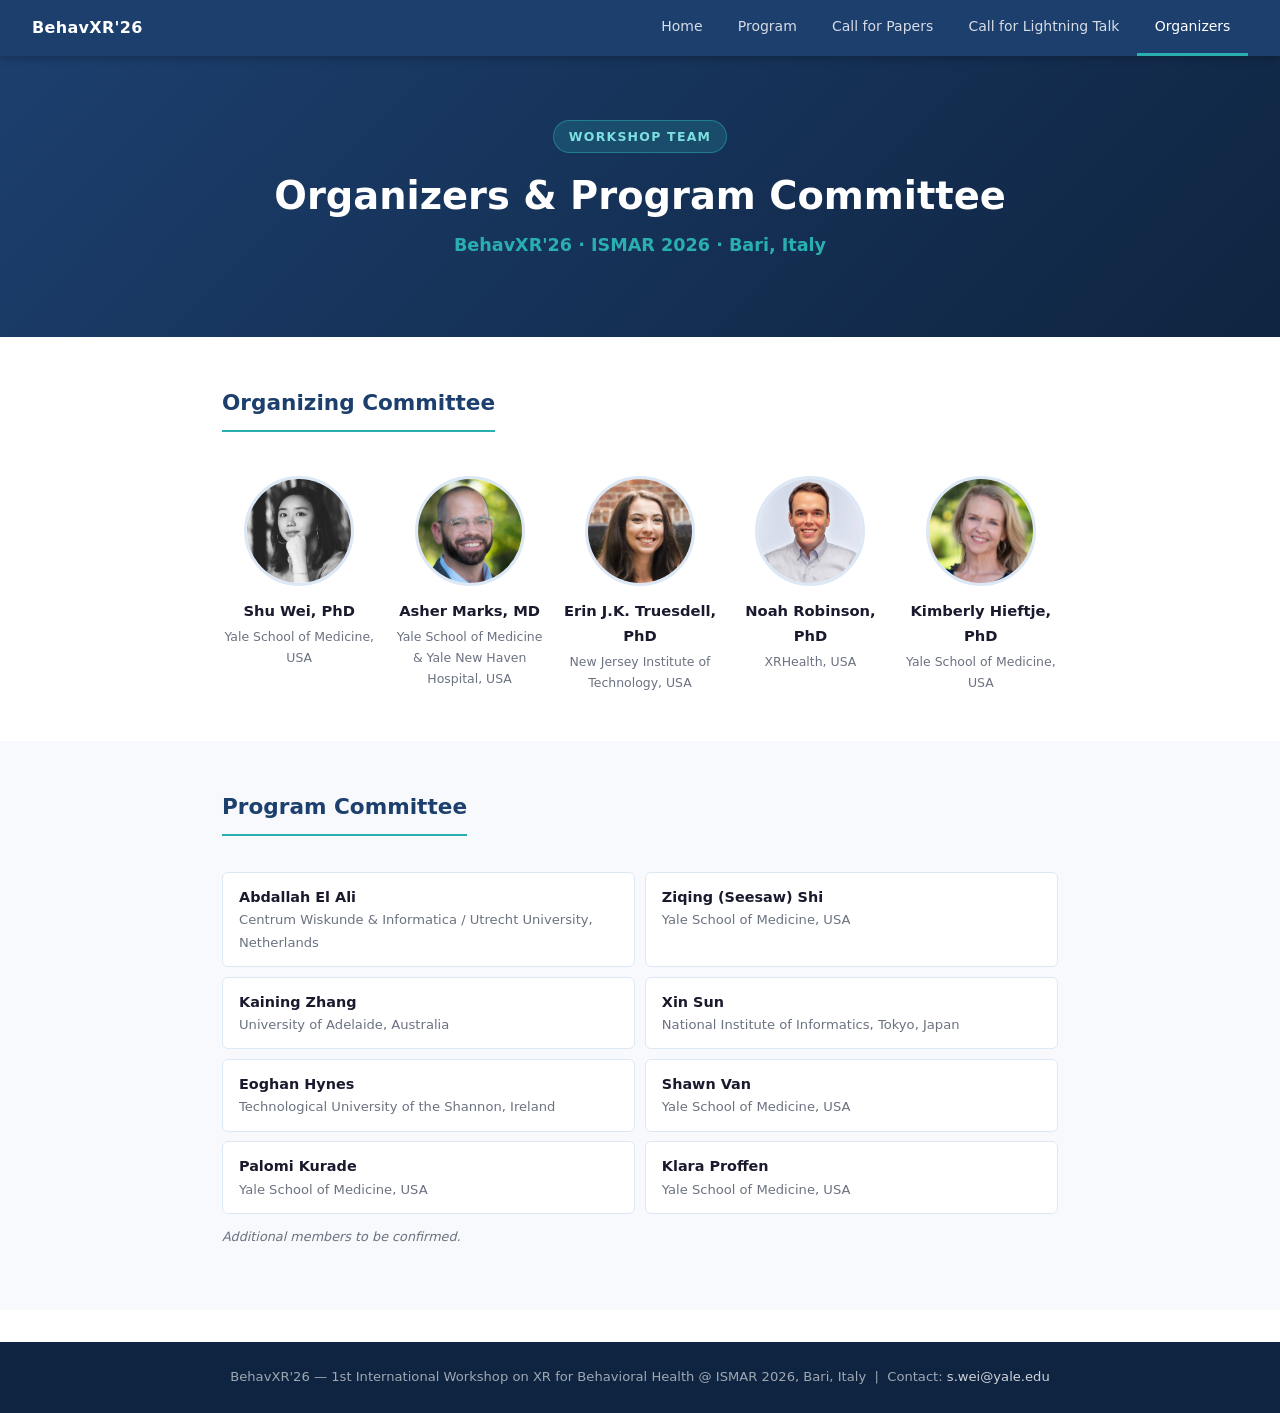
<file: organizers.html>
<!DOCTYPE html>
<html lang="en">
<head>
    <meta charset="UTF-8">
    <meta name="viewport" content="width=device-width, initial-scale=1.0">
    <meta name="description" content="BehavXR'26 Organizers and Program Committee.">
    <title>Organizers — BehavXR'26 @ ISMAR 2026</title>
    <link rel="stylesheet" href="style.css">
</head>
<body>

<nav>
    <span class="nav-brand">BehavXR'26</span>
    <div class="nav-links">
        <a href="index.html">Home</a>
        <a href="agenda.html">Program</a>
        <a href="cfp.html">Call for Papers</a>
        <a href="lightning.html">Call for Lightning Talk</a>
        <a href="organizers.html" class="active">Organizers</a>
    </div>
</nav>

<div class="hero">
    <div class="tag">Workshop Team</div>
    <h1>Organizers &amp; Program Committee</h1>
    <p class="acronym">BehavXR'26 · ISMAR 2026 · Bari, Italy</p>
</div>

<div style="background:#fff;">
    <div class="container">
        <section>
            <h2>Organizing Committee</h2>
            <div style="display:flex; gap:1rem; justify-content:space-between; flex-wrap:wrap; margin-top:1.5rem;">

                <div style="flex:1; min-width:140px; max-width:175px; text-align:center;">
                    <img src="img/shu-wei.png" alt="Shu Wei"
                         style="width:110px; height:110px; border-radius:50%; object-fit:cover; object-position:top;
               border:3px solid #dce8f5; display:block; margin:0 auto 0.75rem;"
                         onerror="this.style.display='none'; this.nextElementSibling.style.display='flex';">
                    <div style="display:none; width:110px; height:110px; border-radius:50%; background:linear-gradient(135deg,#1c3f6e,#2aafb0);
                  align-items:center; justify-content:center; margin:0 auto 0.75rem;
                  font-size:1.4rem; font-weight:700; color:#fff;">SW</div>
                    <div style="font-weight:700; font-size:.92rem; color:#1a1a2e;">Shu Wei, PhD</div>
                    <div style="font-size:.78rem; color:#6b7280; margin-top:.2rem;">Yale School of Medicine, USA</div>
                </div>

                <div style="flex:1; min-width:140px; max-width:175px; text-align:center;">
                    <img src="img/asher-marks.png" alt="Asher Marks"
                         style="width:110px; height:110px; border-radius:50%; object-fit:cover; object-position:top;
               border:3px solid #dce8f5; display:block; margin:0 auto 0.75rem;"
                         onerror="this.style.display='none'; this.nextElementSibling.style.display='flex';">
                    <div style="display:none; width:110px; height:110px; border-radius:50%; background:linear-gradient(135deg,#1c3f6e,#2aafb0);
                  align-items:center; justify-content:center; margin:0 auto 0.75rem;
                  font-size:1.4rem; font-weight:700; color:#fff;">AM</div>
                    <div style="font-weight:700; font-size:.92rem; color:#1a1a2e;">Asher Marks, MD</div>
                    <div style="font-size:.78rem; color:#6b7280; margin-top:.2rem;">Yale School of Medicine &amp; Yale New Haven Hospital, USA</div>
                </div>

                <div style="flex:1; min-width:140px; max-width:175px; text-align:center;">
                    <img src="img/erin-truesdell.png" alt="Erin Truesdell"
                         style="width:110px; height:110px; border-radius:50%; object-fit:cover; object-position:top;
               border:3px solid #dce8f5; display:block; margin:0 auto 0.75rem;"
                         onerror="this.style.display='none'; this.nextElementSibling.style.display='flex';">
                    <div style="display:none; width:110px; height:110px; border-radius:50%; background:linear-gradient(135deg,#1c3f6e,#2aafb0);
                  align-items:center; justify-content:center; margin:0 auto 0.75rem;
                  font-size:1.4rem; font-weight:700; color:#fff;">ET</div>
                    <div style="font-weight:700; font-size:.92rem; color:#1a1a2e;">Erin J.K. Truesdell, PhD</div>
                    <div style="font-size:.78rem; color:#6b7280; margin-top:.2rem;">New Jersey Institute of Technology, USA</div>
                </div>

                <div style="flex:1; min-width:140px; max-width:175px; text-align:center;">
                    <img src="img/noah-robinson.png" alt="Noah Robinson"
                         style="width:110px; height:110px; border-radius:50%; object-fit:cover; object-position:top;
               border:3px solid #dce8f5; display:block; margin:0 auto 0.75rem;"
                         onerror="this.style.display='none'; this.nextElementSibling.style.display='flex';">
                    <div style="display:none; width:110px; height:110px; border-radius:50%; background:linear-gradient(135deg,#1c3f6e,#2aafb0);
                  align-items:center; justify-content:center; margin:0 auto 0.75rem;
                  font-size:1.4rem; font-weight:700; color:#fff;">NR</div>
                    <div style="font-weight:700; font-size:.92rem; color:#1a1a2e;">Noah Robinson, PhD</div>
                    <div style="font-size:.78rem; color:#6b7280; margin-top:.2rem;">XRHealth, USA</div>
                </div>


                <div style="flex:1; min-width:140px; max-width:175px; text-align:center;">
                    <img src="img/kimberly-hieftje.png" alt="Kimberly Hieftje"
                         style="width:110px; height:110px; border-radius:50%; object-fit:cover; object-position:top;
               border:3px solid #dce8f5; display:block; margin:0 auto 0.75rem;"
                         onerror="this.style.display='none'; this.nextElementSibling.style.display='flex';">
                    <div style="display:none; width:110px; height:110px; border-radius:50%; background:linear-gradient(135deg,#1c3f6e,#2aafb0);
                  align-items:center; justify-content:center; margin:0 auto 0.75rem;
                  font-size:1.4rem; font-weight:700; color:#fff;">KH</div>
                    <div style="font-weight:700; font-size:.92rem; color:#1a1a2e;">Kimberly Hieftje, PhD</div>
                    <div style="font-size:.78rem; color:#6b7280; margin-top:.2rem;">Yale School of Medicine, USA</div>
                </div>

            </div>
        </section>
    </div>
</div>

<div style="background:#f7f9fc;">
    <div class="container">
        <section>
            <h2>Program Committee</h2>
            <div id="pc-grid" style="
    display:grid; grid-template-columns:1fr 1fr; gap:.6rem; margin-top:1rem;
  ">
                <div style="background:#fff; border:1px solid #dce8f5; border-radius:6px; padding:.75rem 1rem;">
                    <div style="font-weight:600; font-size:.9rem; color:#1a1a2e;">Abdallah El Ali</div>
                    <div style="font-size:.82rem; color:#6b7280;">Centrum Wiskunde &amp; Informatica / Utrecht University, Netherlands</div>
                </div>
                <div style="background:#fff; border:1px solid #dce8f5; border-radius:6px; padding:.75rem 1rem;">
                    <div style="font-weight:600; font-size:.9rem; color:#1a1a2e;">Ziqing (Seesaw) Shi</div>
                    <div style="font-size:.82rem; color:#6b7280;">Yale School of Medicine, USA</div>
                </div>
                <div style="background:#fff; border:1px solid #dce8f5; border-radius:6px; padding:.75rem 1rem;">
                    <div style="font-weight:600; font-size:.9rem; color:#1a1a2e;">Kaining Zhang</div>
                    <div style="font-size:.82rem; color:#6b7280;">University of Adelaide, Australia</div>
                </div>
                <div style="background:#fff; border:1px solid #dce8f5; border-radius:6px; padding:.75rem 1rem;">
                    <div style="font-weight:600; font-size:.9rem; color:#1a1a2e;">Xin Sun</div>
                    <div style="font-size:.82rem; color:#6b7280;">National Institute of Informatics, Tokyo, Japan</div>
                </div>
                <div style="background:#fff; border:1px solid #dce8f5; border-radius:6px; padding:.75rem 1rem;">
                    <div style="font-weight:600; font-size:.9rem; color:#1a1a2e;">Eoghan Hynes</div>
                    <div style="font-size:.82rem; color:#6b7280;">Technological University of the Shannon, Ireland</div>
                </div>
                <div style="background:#fff; border:1px solid #dce8f5; border-radius:6px; padding:.75rem 1rem;">
                    <div style="font-weight:600; font-size:.9rem; color:#1a1a2e;">Shawn Van</div>
                    <div style="font-size:.82rem; color:#6b7280;">Yale School of Medicine, USA</div>
                </div>
                <div style="background:#fff; border:1px solid #dce8f5; border-radius:6px; padding:.75rem 1rem;">
                    <div style="font-weight:600; font-size:.9rem; color:#1a1a2e;">Palomi Kurade</div>
                    <div style="font-size:.82rem; color:#6b7280;">Yale School of Medicine, USA</div>
                </div>
                <div style="background:#fff; border:1px solid #dce8f5; border-radius:6px; padding:.75rem 1rem;">
                    <div style="font-weight:600; font-size:.9rem; color:#1a1a2e;">Klara Proffen</div>
                    <div style="font-size:.82rem; color:#6b7280;">Yale School of Medicine, USA</div>
                </div>
                <!-- ADD NEW PC MEMBERS BELOW THIS LINE — copy one block above and paste here -->
            </div>
            <p style="font-size:.8rem; color:#6b7280; margin-top:.75rem; font-style:italic;">Additional members to be confirmed.</p>
        </section>
    </div>
</div>

<footer>
    BehavXR'26 &mdash; 1st International Workshop on XR for Behavioral Health @ ISMAR 2026, Bari, Italy &nbsp;|&nbsp;
    Contact: <a href="mailto:s.wei@yale.edu">s.wei@yale.edu</a>
</footer>

</body>
</html>
</file>
<file: style.css>
/* ── Reset & Base ─────────────────────────────────────────── */
*, *::before, *::after { box-sizing: border-box; margin: 0; padding: 0; }
html { scroll-behavior: smooth; }
body {
  font-family: 'Segoe UI', system-ui, -apple-system, sans-serif;
  font-size: 16px;
  line-height: 1.7;
  color: #1a1a2e;
  background: #fff;
}
a { color: #1a6ea8; text-decoration: none; }
a:hover { text-decoration: underline; }

/* ── Nav ──────────────────────────────────────────────────── */
nav {
  position: sticky; top: 0; z-index: 100;
  background: #1c3f6e;
  display: flex; align-items: center; justify-content: space-between;
  padding: 0 2rem;
  height: 56px;
  box-shadow: 0 2px 8px rgba(0,0,0,.25);
}
.nav-brand {
  color: #fff; font-weight: 700; font-size: 1rem;
  letter-spacing: .02em; white-space: nowrap;
}
.nav-links { display: flex; gap: 0; }
.nav-links a {
  color: rgba(255,255,255,.82);
  font-size: .875rem;
  padding: .9rem 1.1rem;
  display: block;
  border-bottom: 3px solid transparent;
  transition: color .15s, border-color .15s;
}
.nav-links a:hover, .nav-links a.active {
  color: #fff; border-bottom-color: #2aafb0;
  text-decoration: none;
}

/* ── Hero ─────────────────────────────────────────────────── */
.hero {
  background: linear-gradient(135deg, #1c3f6e 0%, #0f2440 100%);
  color: #fff;
  padding: 4rem 2rem 3.5rem;
  text-align: center;
}
.hero .tag {
  display: inline-block;
  background: rgba(42,175,176,.22);
  border: 1px solid rgba(42,175,176,.5);
  color: #7de0e1;
  font-size: .78rem;
  font-weight: 600;
  letter-spacing: .1em;
  text-transform: uppercase;
  padding: .3rem .9rem;
  border-radius: 2rem;
  margin-bottom: 1.25rem;
}
.hero h1 {
  font-size: clamp(1.6rem, 4vw, 2.4rem);
  font-weight: 800;
  line-height: 1.2;
  max-width: 760px; margin: 0 auto .75rem;
}
.hero .acronym {
  color: #2aafb0; font-size: 1.1rem; font-weight: 600;
  margin-bottom: 1.25rem;
}
.hero .meta {
  font-size: .95rem; color: rgba(255,255,255,.72);
  display: flex; gap: 1.5rem; justify-content: center; flex-wrap: wrap;
}
.hero .meta span::before { content: "📍 "; }
.hero .meta span:nth-child(2)::before { content: "📅 "; }
.hero .meta span:nth-child(3)::before { content: "🔀 "; }

/* ── Dates Banner ─────────────────────────────────────────── */
.dates-banner {
  background: #f0f7ff;
  border-top: 3px solid #2aafb0;
  padding: 1rem 2rem;
  display: flex; gap: 2rem; justify-content: center; flex-wrap: wrap;
}
.dates-banner .date-item { text-align: center; }
.dates-banner .date-label {
  font-size: .72rem; font-weight: 700; text-transform: uppercase;
  letter-spacing: .08em; color: #6b7280;
}
.dates-banner .date-val {
  font-size: .95rem; font-weight: 600; color: #1c3f6e;
}

/* ── Container & Sections ─────────────────────────────────── */
.container { max-width: 900px; margin: 0 auto; padding: 0 2rem; }
section { padding: 3rem 0; }
section:nth-child(even) { background: #f7f9fc; }
h2 {
  font-size: 1.35rem; font-weight: 700; color: #1c3f6e;
  margin-bottom: 1.25rem;
  padding-bottom: .5rem;
  border-bottom: 2px solid #2aafb0;
  display: inline-block;
}
h3 { font-size: 1.05rem; font-weight: 700; color: #1c3f6e; margin: 1.25rem 0 .5rem; }
p { margin-bottom: .9rem; color: #2d2d3e; }

/* ── Pillars ──────────────────────────────────────────────── */
.pillars {
  display: grid; grid-template-columns: repeat(auto-fit, minmax(240px, 1fr));
  gap: 1.25rem; margin-top: 1.5rem;
}
.pillar {
  background: #fff;
  border: 1px solid #dce8f5;
  border-top: 4px solid #2aafb0;
  border-radius: 6px;
  padding: 1.25rem 1.25rem 1.5rem;
}
.pillar .p-num {
  font-size: .7rem; font-weight: 700; letter-spacing: .12em;
  text-transform: uppercase; color: #2aafb0; margin-bottom: .4rem;
}
.pillar h3 { margin: 0 0 .6rem; font-size: .95rem; }
.pillar p { font-size: .88rem; color: #4b5563; margin: 0; }

/* ── Lists ────────────────────────────────────────────────── */
ul { list-style: none; padding: 0; }
ul li {
  padding: .3rem 0 .3rem 1.3rem;
  position: relative; font-size: .95rem; color: #2d2d3e;
}
ul li::before {
  content: "›"; position: absolute; left: 0;
  color: #2aafb0; font-weight: 700; font-size: 1.1rem; line-height: 1.5;
}
ul.plain li::before { display: none; }
ul.plain li { padding-left: 0; }

/* ── Topic groups ─────────────────────────────────────────── */
.topic-group { margin-bottom: 1.5rem; }
.topic-group h3 {
  font-size: .85rem; font-weight: 700; text-transform: uppercase;
  letter-spacing: .08em; color: #2aafb0; margin-bottom: .5rem; margin-top: 0;
  border: none;
}

/* ── Submission boxes ─────────────────────────────────────── */
.sub-types { display: grid; grid-template-columns: 1fr 1fr; gap: 1rem; margin: 1.25rem 0; }
.sub-box {
  border: 1px solid #dce8f5; border-radius: 6px; padding: 1rem 1.25rem;
  background: #fff;
}
.sub-box .sub-label {
  font-size: .75rem; font-weight: 700; text-transform: uppercase;
  letter-spacing: .08em; color: #2aafb0; margin-bottom: .35rem;
}
.sub-box p { font-size: .88rem; margin: 0; color: #4b5563; }

/* ── Organiser cards ──────────────────────────────────────── */
.org-grid { display: flex; flex-direction: column; gap: 1rem; margin-top: 1.25rem; }
.org-card {
  display: flex; gap: 1.25rem; align-items: flex-start;
  border: 1px solid #dce8f5; border-radius: 6px; padding: 1.1rem 1.25rem;
  background: #fff;
}
.org-avatar {
  width: 48px; height: 48px; border-radius: 50%;
  background: linear-gradient(135deg, #1c3f6e, #2aafb0);
  display: flex; align-items: center; justify-content: center;
  color: #fff; font-weight: 700; font-size: 1.1rem; flex-shrink: 0;
}
.org-info h3 { margin: 0 0 .1rem; font-size: 1rem; }
.org-info .org-role { font-size: .82rem; color: #6b7280; margin-bottom: .4rem; }
.org-info p { font-size: .88rem; margin: 0; color: #4b5563; }
.org-info a { font-size: .82rem; }

/* ── PC table ─────────────────────────────────────────────── */
.pc-table { width: 100%; border-collapse: collapse; margin-top: 1rem; font-size: .9rem; }
.pc-table th {
  background: #1c3f6e; color: #fff; font-weight: 600;
  padding: .6rem 1rem; text-align: left; font-size: .82rem;
}
.pc-table td { padding: .55rem 1rem; border-bottom: 1px solid #e5eaf2; }
.pc-table tr:last-child td { border-bottom: none; }
.pc-table tr:nth-child(even) td { background: #f7f9fc; }

/* ── Footer ───────────────────────────────────────────────── */
footer {
  background: #0f2440; color: rgba(255,255,255,.6);
  text-align: center; padding: 1.5rem 2rem;
  font-size: .82rem; margin-top: 2rem;
}
footer a { color: rgba(255,255,255,.8); }

/* ── Agenda table ─────────────────────────────────────────── */
.agenda { width: 100%; border-collapse: collapse; margin-top: 1rem; font-size: .9rem; }
.agenda th {
  background: #1c3f6e; color: #fff; padding: .6rem 1rem;
  text-align: left; font-size: .82rem;
}
.agenda td { padding: .65rem 1rem; border-bottom: 1px solid #e5eaf2; vertical-align: top; }
.agenda td:first-child { white-space: nowrap; font-weight: 600; color: #1c3f6e; width: 110px; }
.agenda tr:nth-child(even) td { background: #f7f9fc; }
.agenda .session-detail { font-size: .82rem; color: #6b7280; margin-top: .2rem; }

/* ── Responsive ───────────────────────────────────────────── */
@media (max-width: 640px) {
  .nav-links a { padding: .9rem .7rem; font-size: .8rem; }
  .sub-types { grid-template-columns: 1fr; }
  .hero h1 { font-size: 1.5rem; }
  .org-card { flex-direction: column; }
}
</file>
